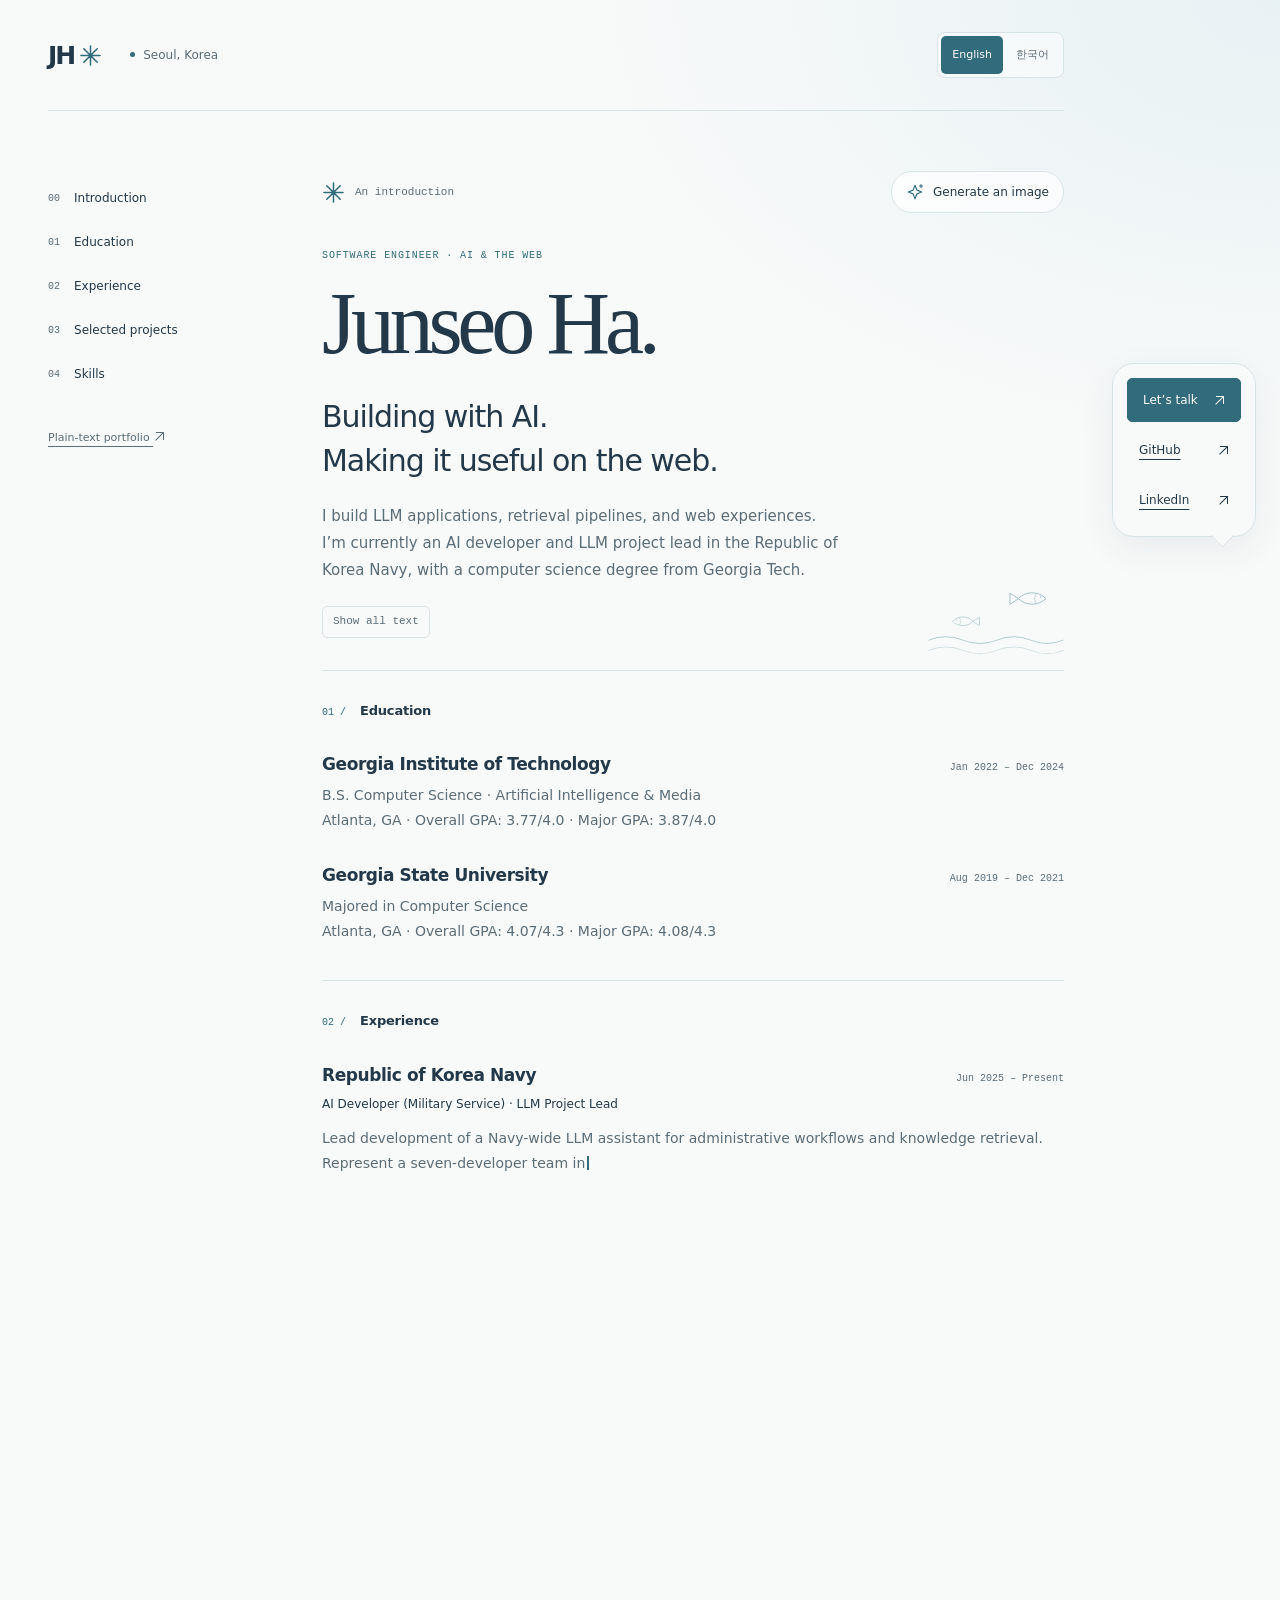
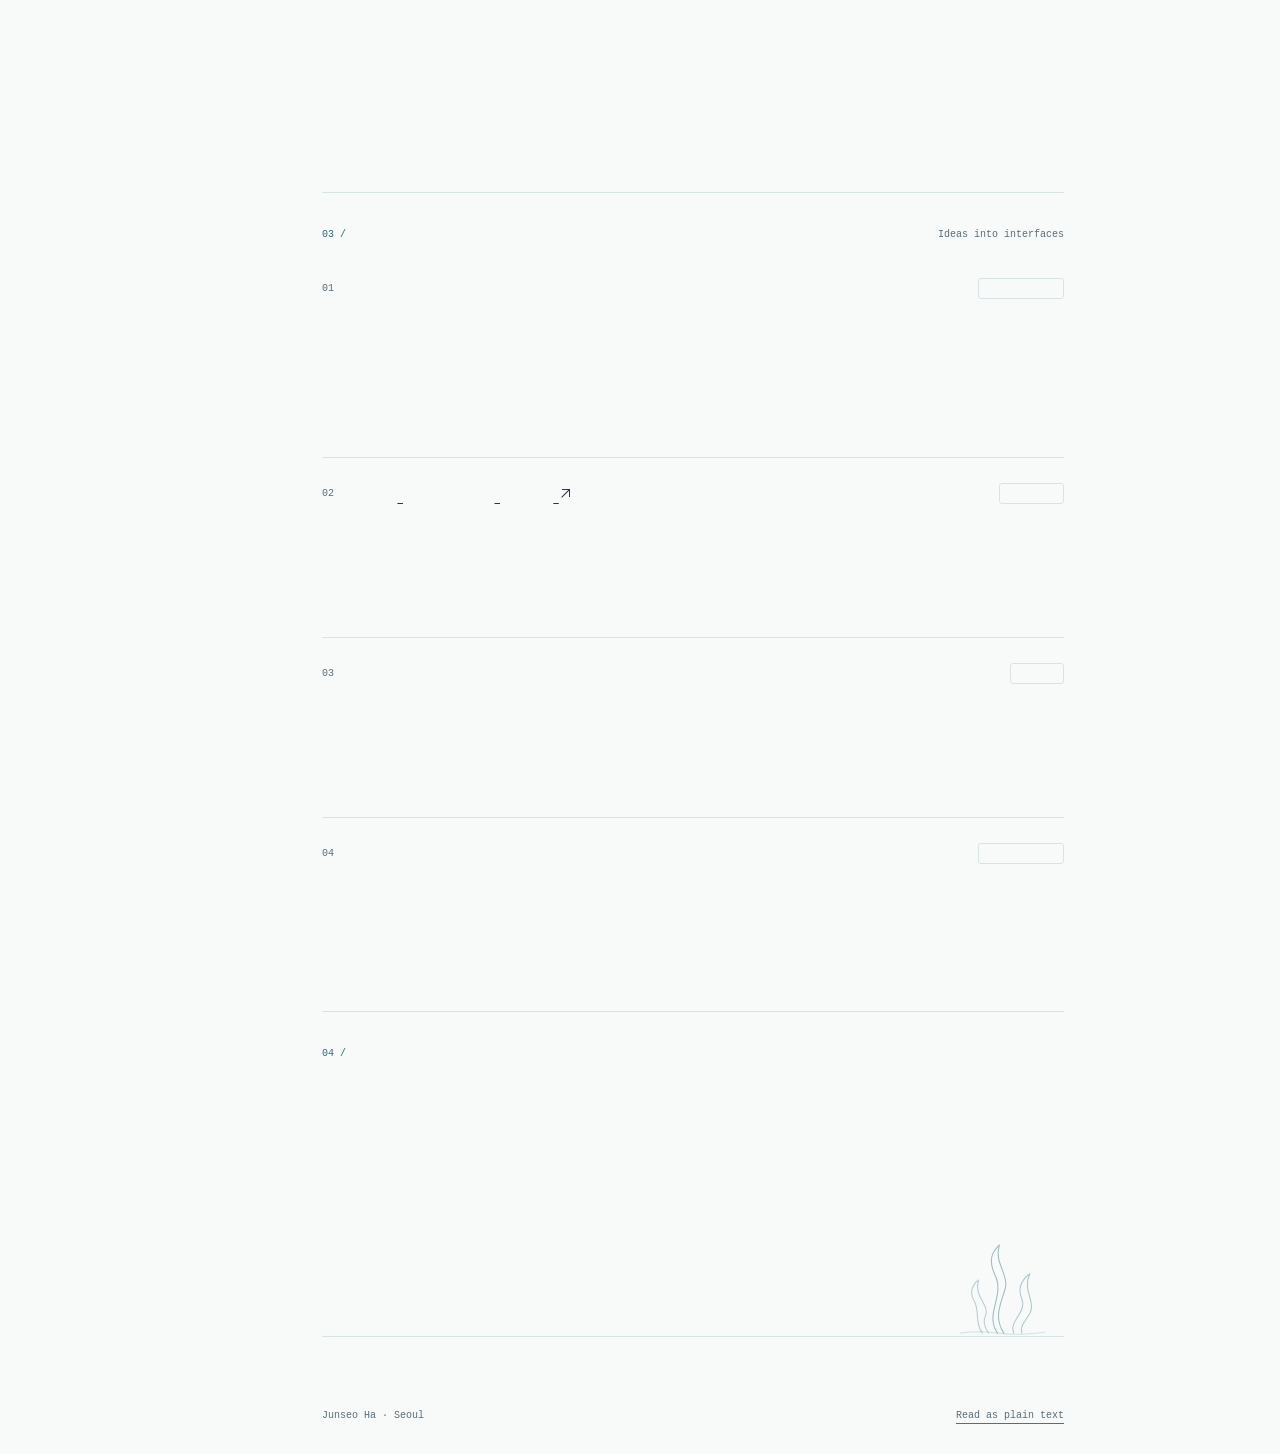
<file: index.html>
<!doctype html>
<html lang="en">
<head>
  <meta charset="utf-8">
  <meta name="viewport" content="width=device-width, initial-scale=1">
  <meta name="description" content="Junseo Ha — software engineer and LLM project lead in the Republic of Korea Navy. Building LLM applications, RAG pipelines, and web experiences. Georgia Tech CS graduate.">
  <meta name="color-scheme" content="light">
  <meta name="theme-color" content="#f8faf9">
  <meta name="robots" content="index, follow">
  <meta property="og:type" content="profile">
  <meta property="og:title" content="Junseo Ha — Software Engineer">
  <meta property="og:description" content="LLM applications, RAG pipelines, and useful web experiences. Explore Junseo Ha’s projects, Navy AI work, and engineering experience.">
  <meta property="og:url" content="https://junununseo.com/">
  <meta property="og:locale" content="en_US">
  <meta property="og:locale:alternate" content="ko_KR">
  <meta property="profile:first_name" content="Junseo">
  <meta property="profile:last_name" content="Ha">
  <link rel="canonical" href="https://junununseo.com/">
  <link rel="alternate" hreflang="en" href="https://junununseo.com/">
  <link rel="alternate" hreflang="ko" href="https://junununseo.com/ko/">
  <link rel="alternate" hreflang="x-default" href="https://junununseo.com/">
  <link rel="alternate" type="text/plain" title="Junseo Ha — plain-text portfolio" href="/portfolio.txt">
  <link rel="icon" href="/favicon.svg?v=e21d38aab2d5" type="image/svg+xml">
  <link rel="stylesheet" href="/styles.css?v=d1345d9f11ff">
  <title>Junseo Ha — Software Engineer</title>
  <script type="application/ld+json">
  {
    "@context": "https://schema.org",
    "@type": "ProfilePage",
    "inLanguage": "en",
    "@id": "https://junununseo.com/#profile",
    "url": "https://junununseo.com/",
    "name": "Junseo Ha — Software Engineer",
    "description": "Projects, engineering experience, education, and contact information for Junseo Ha.",
    "mainEntity": {
      "@type": "Person",
      "@id": "https://junununseo.com/#junseo-ha",
      "name": "Junseo Ha",
      "givenName": "Junseo",
      "familyName": "Ha",
      "jobTitle": "Software Engineer",
      "url": "https://junununseo.com/",
      "image": "https://junununseo.com/assets/junseo-ha.jpg",
      "email": "mailto:beap0301@gmail.com",
      "description": "Software engineer and LLM project lead in the Republic of Korea Navy, building LLM applications, RAG pipelines, and web experiences. Computer science graduate of Georgia Tech.",
      "worksFor": { "@type": "Organization", "name": "Republic of Korea Navy" },
      "homeLocation": { "@type": "Place", "name": "Seoul, South Korea" },
      "alumniOf": { "@type": "CollegeOrUniversity", "name": "Georgia Institute of Technology" },
      "knowsAbout": ["LLM applications", "Retrieval-augmented generation", "LLM evaluation", "Front-end development", "Python", "JavaScript", "TypeScript", "React", "Vue", "LangGraph", "LangSmith", "FastAPI", "Pydantic", "vLLM", "Qdrant", "Java", "Symbolic AI"],
      "knowsLanguage": ["Korean", "English"],
      "sameAs": ["https://github.com/jha68", "https://www.linkedin.com/in/junseo-ha-097087250/"]
    }
  }
  </script>
  <script src="/stream.js?v=4a6ccff9fcc7" defer></script>
</head>
<body>
  <a class="skip-link" href="#main">Skip to content</a>
  <div class="page">
    <header class="site-header">
      <a class="wordmark" href="/" aria-label="Junseo Ha home">JH<svg class="brand-mark" aria-hidden="true" viewBox="0 0 24 24"><path d="M12 2v20M2 12h20M5 5l14 14M5 19 19 5"/></svg></a>
      <span class="location"><span class="location-dot" aria-hidden="true"></span> Seoul, Korea</span>
      <nav class="language-switch" aria-label="Language">
        <a href="/" lang="en" hreflang="en" aria-current="page" data-language>English</a>
        <a href="/ko/" lang="ko" hreflang="ko" data-language>한국어</a>
      </nav>
    </header>

    <div class="layout">
      <aside class="sidebar" aria-label="Portfolio navigation">
        <nav aria-label="On this page">
          <a href="#about"><span class="nav-number" aria-hidden="true">00</span> Introduction</a>
          <a href="#education"><span class="nav-number" aria-hidden="true">01</span> Education</a>
          <a href="#experience"><span class="nav-number" aria-hidden="true">02</span> Experience</a>
          <a href="#projects"><span class="nav-number" aria-hidden="true">03</span> Selected projects</a>
          <a href="#skills"><span class="nav-number" aria-hidden="true">04</span> Skills</a>
        </nav>
        <a class="text-link" href="/portfolio.txt">Plain-text portfolio <span class="external-icon" aria-hidden="true"></span></a>
      </aside>

      <main id="main" tabindex="-1">
        <div class="hero" id="about">
          <div class="response-header">
            <span class="response-label"><svg class="brand-mark" aria-hidden="true" viewBox="0 0 24 24"><path d="M12 2v20M2 12h20M5 5l14 14M5 19 19 5"/></svg><span class="introduction-label">An introduction</span><span class="portrait-label">A face to the name</span></span>
          </div>
          <div class="hero-stage">
            <div class="introduction-content" id="hero-introduction">
              <p class="eyebrow" data-stream>Software engineer · AI &amp; the web</p>
              <h1 data-stream>Junseo Ha.</h1>
              <p class="intro" data-stream>Building with AI.<br>Making it useful on the web.</p>
              <p class="bio" data-stream>I build LLM applications, retrieval pipelines, and web experiences. I’m currently an AI developer and LLM project lead in the Republic of Korea Navy, with a computer science degree from Georgia Tech.</p>
            </div>
            <details class="portrait-studio" id="portrait-studio">
              <summary class="generate-image" aria-controls="hero-introduction portrait-result">
                <svg aria-hidden="true" viewBox="0 0 24 24" fill="none" stroke="currentColor" stroke-width="1.5" stroke-linecap="round" stroke-linejoin="round"><path d="m12 3 2.5 6.5L21 12l-6.5 2.5L12 21l-2.5-6.5L3 12l6.5-2.5Z"/><path d="M20 2v4M18 4h4"/></svg>
                <span class="generate-label">Generate an image</span>
                <span class="hide-image-label">Hide image</span>
              </summary>
              <div class="portrait-conversation" id="portrait-result">
                <figure class="portrait-card">
                  <div class="portrait-surface">
                    <img class="portrait-image" src="/assets/junseo-ha.jpg" alt="Junseo Ha, wearing a black shirt against a white studio background." width="1280" height="1280" loading="lazy" decoding="async">
                    <span class="portrait-progress" aria-hidden="true"><span></span><span></span><span></span></span>
                  </div>
                  <figcaption><span class="portrait-caption"><span class="portrait-status" role="status">Here's my face in case you wondered</span><span class="portrait-caption-reserve" aria-hidden="true">Here's my face in case you wondered</span></span><span class="portrait-format" aria-hidden="true">1:1</span></figcaption>
                </figure>
                <p class="portrait-note">An actual photo of me. The reveal is just for fun.</p>
              </div>
            </details>
          </div>
          <nav class="contact-links" aria-label="Contact and profiles">
            <a class="primary-link" href="mailto:beap0301@gmail.com">Let’s talk <span class="external-icon" aria-hidden="true"></span></a>
            <a href="https://github.com/jha68">GitHub <span class="external-icon" aria-hidden="true"></span></a>
            <a href="https://www.linkedin.com/in/junseo-ha-097087250/">LinkedIn <span class="external-icon" aria-hidden="true"></span></a>
          </nav>
          <button class="stream-toggle" id="stream-toggle" type="button" hidden>Show all text</button>
          <svg class="ocean-mark" viewBox="0 0 160 80" fill="none" stroke="currentColor" stroke-width="1.2" stroke-linecap="round" stroke-linejoin="round" aria-hidden="true" focusable="false">
            <g transform="translate(92 1) scale(.9)">
              <path d="M16 10C25 0 42 0 52 10C42 20 25 20 16 10ZM16 10 5 3v14Z" />
              <path d="M39 4q-4 6 0 12" opacity=".65" />
              <circle cx="45" cy="8" r=".9" fill="currentColor" stroke="none" />
            </g>
            <g transform="translate(64 30) scale(-.68 .68)" opacity=".8">
              <path d="M16 10C25 0 42 0 52 10C42 20 25 20 16 10ZM16 10 5 3v14Z" />
              <path d="M39 4q-4 6 0 12" opacity=".65" />
              <circle cx="45" cy="8" r=".9" fill="currentColor" stroke="none" />
            </g>
            <path d="M1 59 Q21 51 41 59 T81 59 T121 59 T159 59" opacity=".75" />
            <path d="M1 71 Q21 63 41 71 T81 71 T121 71 T159 71" opacity=".4" />
          </svg>
        </div>

        <section class="education" id="education" aria-labelledby="education-title">
          <div class="section-heading">
            <span class="section-number" aria-hidden="true">01 /</span>
            <h2 id="education-title" data-stream>Education</h2>
          </div>
          <div class="job-heading">
            <h3 data-stream>Georgia Institute of Technology</h3>
            <span class="date" data-stream><time datetime="2022-01">Jan 2022</time> – <time datetime="2024-12">Dec 2024</time></span>
          </div>
          <p data-stream>B.S. Computer Science · Artificial Intelligence &amp; Media</p>
          <p data-stream>Atlanta, GA · Overall GPA: 3.77/4.0 · Major GPA: 3.87/4.0</p>
          <div class="job-heading">
            <h3 data-stream>Georgia State University</h3>
            <span class="date" data-stream><time datetime="2019-08">Aug 2019</time> – <time datetime="2021-12">Dec 2021</time></span>
          </div>
          <p data-stream>Majored in Computer Science</p>
          <p data-stream>Atlanta, GA · Overall GPA: 4.07/4.3 · Major GPA: 4.08/4.3</p>
        </section>

        <section id="experience" aria-labelledby="experience-title">
          <div class="section-heading">
            <span class="section-number" aria-hidden="true">02 /</span>
            <h2 id="experience-title" data-stream>Experience</h2>
          </div>
          <article class="job">
            <div class="job-heading">
              <h3 data-stream>Republic of Korea Navy</h3>
              <span class="date" data-stream><time datetime="2025-06">Jun 2025</time> – Present</span>
            </div>
            <p class="role" data-stream>AI Developer (Military Service) · LLM Project Lead</p>
            <p data-stream>Lead development of a Navy-wide LLM assistant for administrative workflows and knowledge retrieval. Represent a seven-developer team in meetings with Navy generals and senior leadership to propose technical designs, development plans, and project direction.</p>
            <p data-stream>Established Open WebUI and context-aware LLM pipelines. Built an intelligent RAG router and selective policy injection to reduce unnecessary context use, plus a military terminology module for document comprehension and drafting. Implemented image search and MMR retrieval to reduce redundant chunks and improve retrieval diversity and relevance.</p>
            <p class="tech" data-stream>Open WebUI · RAG · Maximal Marginal Relevance (MMR)</p>
          </article>
          <article class="job">
            <div class="job-heading">
              <h3 data-stream>Aimgonna</h3>
              <span class="date" data-stream><time datetime="2025-01">Jan</time> – <time datetime="2025-06">Jun 2025</time></span>
            </div>
            <p class="role" data-stream>LLM &amp; Front-end Engineer</p>
            <p data-stream>Built automated LLM evaluations for query routing and supplement recommendations. Added a general-answer branch, refined prompts, and expanded RAG with web-search context, raising routing accuracy from 70% to 92% and category-match scores from 38% to 52%. Shipped Health Profile, a dashboard with card-based UI and modal editors for 10 health data types.</p>
            <p class="tech" data-stream>LangGraph · LangSmith · React</p>
          </article>
          <article class="job">
            <div class="job-heading">
              <h3 data-stream>NextIts</h3>
              <span class="date" data-stream><time datetime="2023-05">May</time> – <time datetime="2023-08">Aug 2023</time></span>
            </div>
            <p class="role" data-stream>Intern</p>
            <p data-stream>Developed announcements, customer support, and login features for the Gong Chal System (GCS), a public bidding platform specializing in insurance offers. Collaborated with the team to improve its UI and UX.</p>
            <p class="tech" data-stream>JavaScript · MySQL · HTML</p>
          </article>
        </section>

        <section id="projects" aria-labelledby="projects-title">
          <div class="section-heading">
            <span class="section-number" aria-hidden="true">03 /</span>
            <h2 id="projects-title" data-stream>Selected projects</h2>
            <span class="section-note">Ideas into interfaces</span>
          </div>
          <article class="project">
            <span class="project-index" aria-hidden="true">01</span>
            <div>
              <h3 data-stream>Anchorive</h3>
              <p data-stream>Built multi-stage review workflows and benchmarked 20+ open-source LLMs. Designed a LangGraph workflow for structured handover documents with source traceability and schema validation. Specified human review and scoped revisions with patch validation, preservation of user edits, and versioned history.</p>
              <p class="tech" data-stream>Python · FastAPI · OpenRouter · Pydantic · LangGraph</p>
            </div>
            <span class="project-kind" data-stream>LLM workflows</span>
          </article>
          <article class="project">
            <span class="project-index" aria-hidden="true">02</span>
            <div>
              <h3 data-stream><a href="https://github.com/jha68/KBAI-to-ARC" aria-label="ARC reasoning agent GitHub repository">ARC reasoning agent <span class="external-icon" aria-hidden="true"></span></a></h3>
              <p data-stream>A knowledge-based AI framework using symbolic reasoning and rules to solve abstract visual tasks in the ARC Prize Challenge. Achieved the highest score in class, 3× the second-highest score.</p>
              <p class="tech" data-stream>Python · Symbolic AI</p>
            </div>
            <span class="project-kind" data-stream>Reasoning</span>
          </article>
          <article class="project">
            <span class="project-index" aria-hidden="true">03</span>
            <div>
              <h3 data-stream>TerraVision</h3>
              <p data-stream>A geothermal power data visualization with hexagonal mapping, color and opacity controls, plant features, and bookmarks. Owned all front-end development, including map interactions and CSS.</p>
              <p class="tech" data-stream>Vue · JavaScript · Data visualization</p>
            </div>
            <span class="project-kind" data-stream>Mapping</span>
          </article>
          <article class="project">
            <span class="project-index" aria-hidden="true">04</span>
            <div>
              <h3 data-stream>New York Taxi Data Analysis</h3>
              <p data-stream>Analyzed NYC TLC trip records and tuned a linear regression model’s hyperparameters to improve predictive accuracy. Compared performance metrics to identify the best configurations.</p>
              <p class="tech" data-stream>Python · Linear regression</p>
            </div>
            <span class="project-kind" data-stream>Data analysis</span>
          </article>
        </section>

        <section class="skills" id="skills" aria-labelledby="skills-title">
          <div class="section-heading">
            <span class="section-number" aria-hidden="true">04 /</span>
            <h2 id="skills-title" data-stream>Skills</h2>
          </div>
          <p data-stream><strong>Programming:</strong> Java, Python, C, C#, JavaScript, TypeScript</p>
          <p data-stream><strong>Frameworks &amp; libraries:</strong> Vue, React, LangGraph, LangSmith, FastAPI, Pydantic, vLLM</p>
          <p data-stream><strong>Databases &amp; tools:</strong> MySQL, PostgreSQL, Qdrant, HTML, CSS, Unity, Android Studio, Git, Docker</p>
          <p data-stream><strong>Languages:</strong> Korean (native), English (professional)</p>
          <svg class="seaweed-mark" viewBox="0 0 120 104" fill="none" stroke="currentColor" stroke-width="1.2" stroke-linecap="round" stroke-linejoin="round" aria-hidden="true" focusable="false">
            <path d="M38 101C29 88 36 78 29 65C24 57 26 48 34 42C28 60 46 69 42 81C37 90 43 98 45 101" opacity=".7" />
            <path d="M55 101C40 79 64 60 52 36C45 21 48 12 57 3C51 23 67 35 64 50C59 69 50 82 62 101" />
            <path d="M73 101C67 88 88 78 82 63C78 53 80 43 91 35C82 53 98 66 91 79C84 91 80 93 82 101" opacity=".8" />
            <path d="M14 101Q34 98 55 101T107 100" opacity=".4" />
          </svg>
        </section>

        <footer>
          <div class="footer-note"><span>Junseo Ha · Seoul</span><a href="/portfolio.txt">Read as plain text</a></div>
        </footer>
      </main>
    </div>
  </div>
</body>
</html>
</file>
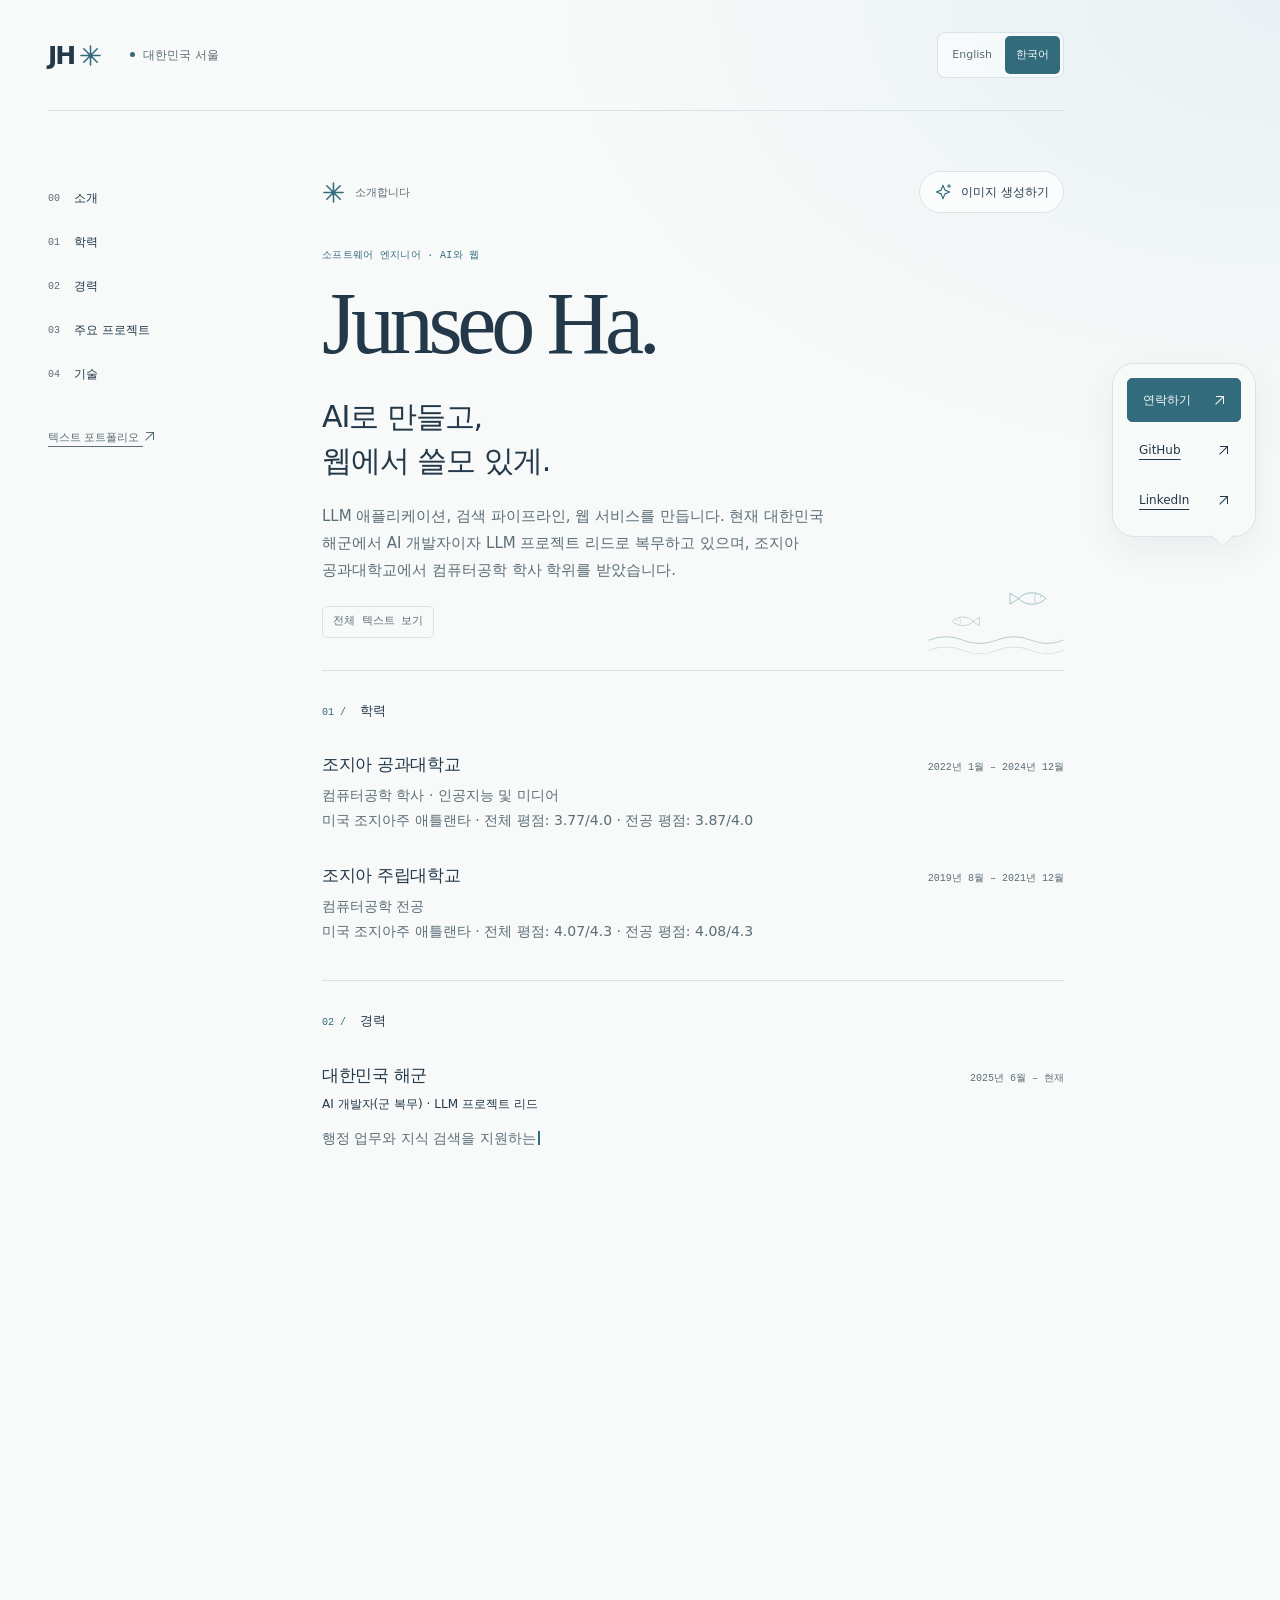
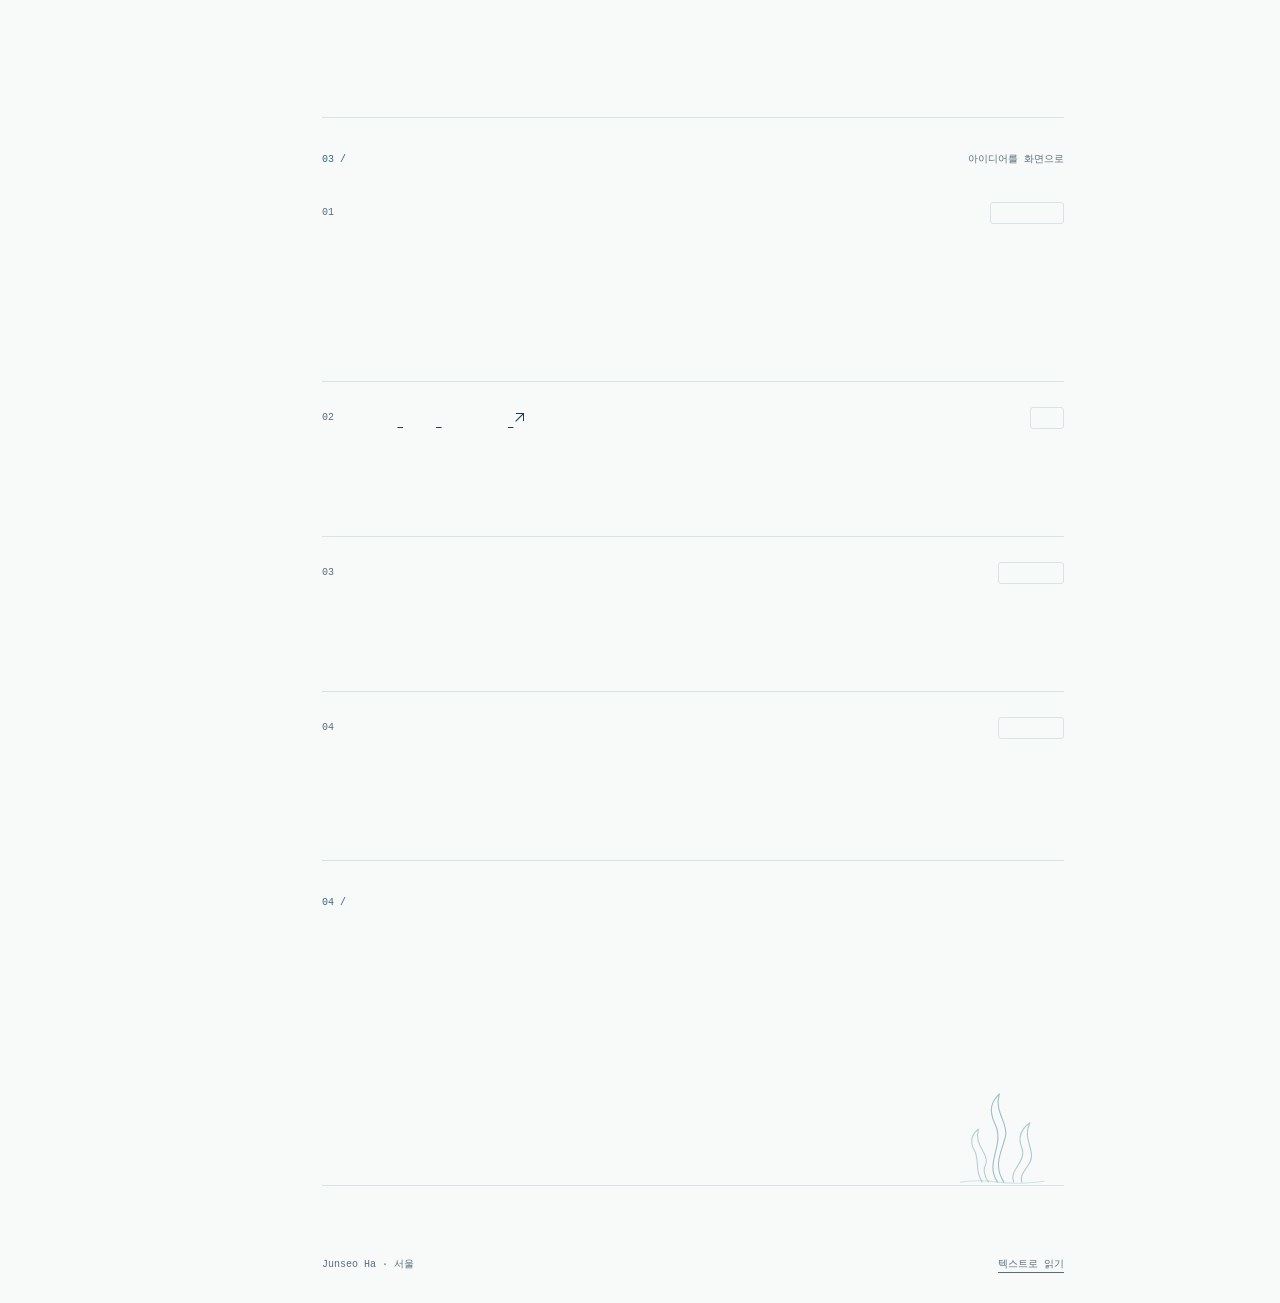
<file: ko/index.html>
<!doctype html>
<html lang="ko">
<head>
  <meta charset="utf-8">
  <meta name="viewport" content="width=device-width, initial-scale=1">
  <meta name="description" content="Junseo Ha — 대한민국 해군에서 LLM 프로젝트를 이끄는 소프트웨어 엔지니어. LLM 애플리케이션, RAG 파이프라인, 웹 서비스를 만듭니다. 조지아 공과대학교 컴퓨터공학 학사.">
  <meta name="color-scheme" content="light">
  <meta name="theme-color" content="#f8faf9">
  <meta name="robots" content="index, follow">
  <meta property="og:type" content="profile">
  <meta property="og:title" content="Junseo Ha — 소프트웨어 엔지니어">
  <meta property="og:description" content="LLM 애플리케이션, RAG 파이프라인, 실용적인 웹 서비스. Junseo Ha의 프로젝트와 해군 AI 개발 경험을 소개합니다.">
  <meta property="og:url" content="https://junununseo.com/ko/">
  <meta property="og:locale" content="ko_KR">
  <meta property="og:locale:alternate" content="en_US">
  <meta property="profile:first_name" content="Junseo">
  <meta property="profile:last_name" content="Ha">
  <link rel="canonical" href="https://junununseo.com/ko/">
  <link rel="alternate" hreflang="en" href="https://junununseo.com/">
  <link rel="alternate" hreflang="ko" href="https://junununseo.com/ko/">
  <link rel="alternate" hreflang="x-default" href="https://junununseo.com/">
  <link rel="alternate" type="text/plain" title="Junseo Ha — 텍스트 포트폴리오" href="/ko/portfolio.txt">
  <link rel="icon" href="/favicon.svg?v=e21d38aab2d5" type="image/svg+xml">
  <link rel="stylesheet" href="/styles.css?v=d1345d9f11ff">
  <title>Junseo Ha — 소프트웨어 엔지니어</title>
  <script type="application/ld+json">
  {
    "@context": "https://schema.org",
    "@type": "ProfilePage",
    "inLanguage": "ko",
    "@id": "https://junununseo.com/ko/#profile",
    "url": "https://junununseo.com/ko/",
    "name": "Junseo Ha — 소프트웨어 엔지니어",
    "description": "Junseo Ha의 프로젝트, 개발 경력, 학력 및 연락처를 소개합니다.",
    "mainEntity": {
      "@type": "Person",
      "@id": "https://junununseo.com/#junseo-ha",
      "name": "Junseo Ha",
      "givenName": "Junseo",
      "familyName": "Ha",
      "jobTitle": "소프트웨어 엔지니어",
      "url": "https://junununseo.com/",
      "image": "https://junununseo.com/assets/junseo-ha.jpg",
      "email": "mailto:beap0301@gmail.com",
      "description": "대한민국 해군에서 LLM 프로젝트를 이끄는 소프트웨어 엔지니어. LLM 애플리케이션, RAG 파이프라인, 웹 서비스를 개발하며, 조지아 공과대학교에서 컴퓨터공학 학사 학위를 받았습니다.",
      "worksFor": { "@type": "Organization", "name": "대한민국 해군" },
      "homeLocation": { "@type": "Place", "name": "대한민국 서울" },
      "alumniOf": { "@type": "CollegeOrUniversity", "name": "조지아 공과대학교" },
      "knowsAbout": ["LLM 애플리케이션", "검색 증강 생성", "LLM 평가", "프런트엔드 개발", "Python", "JavaScript", "TypeScript", "React", "Vue", "LangGraph", "LangSmith", "FastAPI", "Pydantic", "vLLM", "Qdrant", "Java", "기호 기반 AI"],
      "knowsLanguage": ["Korean", "English"],
      "sameAs": ["https://github.com/jha68", "https://www.linkedin.com/in/junseo-ha-097087250/"]
    }
  }
  </script>
  <script src="/stream.js?v=4a6ccff9fcc7" defer></script>
</head>
<body>
  <a class="skip-link" href="#main">본문으로 건너뛰기</a>
  <div class="page">
    <header class="site-header">
      <a class="wordmark" href="/ko/" aria-label="Junseo Ha 홈">JH<svg class="brand-mark" aria-hidden="true" viewBox="0 0 24 24"><path d="M12 2v20M2 12h20M5 5l14 14M5 19 19 5"/></svg></a>
      <span class="location"><span class="location-dot" aria-hidden="true"></span> 대한민국 서울</span>
      <nav class="language-switch" aria-label="언어 선택">
        <a href="/" lang="en" hreflang="en" data-language>English</a>
        <a href="/ko/" lang="ko" hreflang="ko" aria-current="page" data-language>한국어</a>
      </nav>
    </header>

    <div class="layout">
      <aside class="sidebar" aria-label="포트폴리오 탐색">
        <nav aria-label="페이지 목차">
          <a href="#about"><span class="nav-number" aria-hidden="true">00</span> 소개</a>
          <a href="#education"><span class="nav-number" aria-hidden="true">01</span> 학력</a>
          <a href="#experience"><span class="nav-number" aria-hidden="true">02</span> 경력</a>
          <a href="#projects"><span class="nav-number" aria-hidden="true">03</span> 주요 프로젝트</a>
          <a href="#skills"><span class="nav-number" aria-hidden="true">04</span> 기술</a>
        </nav>
        <a class="text-link" href="/ko/portfolio.txt">텍스트 포트폴리오 <span class="external-icon" aria-hidden="true"></span></a>
      </aside>

      <main id="main" tabindex="-1">
        <div class="hero" id="about">
          <div class="response-header">
            <span class="response-label"><svg class="brand-mark" aria-hidden="true" viewBox="0 0 24 24"><path d="M12 2v20M2 12h20M5 5l14 14M5 19 19 5"/></svg><span class="introduction-label">소개합니다</span><span class="portrait-label">제 얼굴을 소개합니다</span></span>
          </div>
          <div class="hero-stage">
            <div class="introduction-content" id="hero-introduction">
              <p class="eyebrow" data-stream>소프트웨어 엔지니어 · AI와 웹</p>
              <h1 data-stream>Junseo Ha.</h1>
              <p class="intro" data-stream>AI로 만들고,<br>웹에서 쓸모 있게.</p>
              <p class="bio" data-stream>LLM 애플리케이션, 검색 파이프라인, 웹 서비스를 만듭니다. 현재 대한민국 해군에서 AI 개발자이자 LLM 프로젝트 리드로 복무하고 있으며, 조지아 공과대학교에서 컴퓨터공학 학사 학위를 받았습니다.</p>
            </div>
            <details class="portrait-studio" id="portrait-studio">
              <summary class="generate-image" aria-controls="hero-introduction portrait-result">
                <svg aria-hidden="true" viewBox="0 0 24 24" fill="none" stroke="currentColor" stroke-width="1.5" stroke-linecap="round" stroke-linejoin="round"><path d="m12 3 2.5 6.5L21 12l-6.5 2.5L12 21l-2.5-6.5L3 12l6.5-2.5Z"/><path d="M20 2v4M18 4h4"/></svg>
                <span class="generate-label">이미지 생성하기</span>
                <span class="hide-image-label">이미지 닫기</span>
              </summary>
              <div class="portrait-conversation" id="portrait-result">
                <figure class="portrait-card">
                  <div class="portrait-surface">
                    <img class="portrait-image" src="/assets/junseo-ha.jpg" alt="흰색 스튜디오 배경에서 검은색 셔츠를 입은 Junseo Ha." width="1280" height="1280" loading="lazy" decoding="async">
                    <span class="portrait-progress" aria-hidden="true"><span></span><span></span><span></span></span>
                  </div>
                  <figcaption><span class="portrait-caption"><span class="portrait-status" role="status">궁금하실까 봐 제 얼굴도 보여드려요</span><span class="portrait-caption-reserve" aria-hidden="true">궁금하실까 봐 제 얼굴도 보여드려요</span></span><span class="portrait-format" aria-hidden="true">1:1</span></figcaption>
                </figure>
                <p class="portrait-note">실제 제 사진입니다. 재미있는 연출로 소개해 봤어요.</p>
              </div>
            </details>
          </div>
          <nav class="contact-links" aria-label="연락처 및 프로필">
            <a class="primary-link" href="mailto:beap0301@gmail.com">연락하기 <span class="external-icon" aria-hidden="true"></span></a>
            <a href="https://github.com/jha68">GitHub <span class="external-icon" aria-hidden="true"></span></a>
            <a href="https://www.linkedin.com/in/junseo-ha-097087250/">LinkedIn <span class="external-icon" aria-hidden="true"></span></a>
          </nav>
          <button class="stream-toggle" id="stream-toggle" type="button" hidden>전체 텍스트 보기</button>
          <svg class="ocean-mark" viewBox="0 0 160 80" fill="none" stroke="currentColor" stroke-width="1.2" stroke-linecap="round" stroke-linejoin="round" aria-hidden="true" focusable="false">
            <g transform="translate(92 1) scale(.9)">
              <path d="M16 10C25 0 42 0 52 10C42 20 25 20 16 10ZM16 10 5 3v14Z" />
              <path d="M39 4q-4 6 0 12" opacity=".65" />
              <circle cx="45" cy="8" r=".9" fill="currentColor" stroke="none" />
            </g>
            <g transform="translate(64 30) scale(-.68 .68)" opacity=".8">
              <path d="M16 10C25 0 42 0 52 10C42 20 25 20 16 10ZM16 10 5 3v14Z" />
              <path d="M39 4q-4 6 0 12" opacity=".65" />
              <circle cx="45" cy="8" r=".9" fill="currentColor" stroke="none" />
            </g>
            <path d="M1 59 Q21 51 41 59 T81 59 T121 59 T159 59" opacity=".75" />
            <path d="M1 71 Q21 63 41 71 T81 71 T121 71 T159 71" opacity=".4" />
          </svg>
        </div>

        <section class="education" id="education" aria-labelledby="education-title">
          <div class="section-heading">
            <span class="section-number" aria-hidden="true">01 /</span>
            <h2 id="education-title" data-stream>학력</h2>
          </div>
          <div class="job-heading">
            <h3 data-stream>조지아 공과대학교</h3>
            <span class="date" data-stream><time datetime="2022-01">2022년 1월</time> – <time datetime="2024-12">2024년 12월</time></span>
          </div>
          <p data-stream>컴퓨터공학 학사 · 인공지능 및 미디어</p>
          <p data-stream>미국 조지아주 애틀랜타 · 전체 평점: 3.77/4.0 · 전공 평점: 3.87/4.0</p>
          <div class="job-heading">
            <h3 data-stream>조지아 주립대학교</h3>
            <span class="date" data-stream><time datetime="2019-08">2019년 8월</time> – <time datetime="2021-12">2021년 12월</time></span>
          </div>
          <p data-stream>컴퓨터공학 전공</p>
          <p data-stream>미국 조지아주 애틀랜타 · 전체 평점: 4.07/4.3 · 전공 평점: 4.08/4.3</p>
        </section>

        <section id="experience" aria-labelledby="experience-title">
          <div class="section-heading">
            <span class="section-number" aria-hidden="true">02 /</span>
            <h2 id="experience-title" data-stream>경력</h2>
          </div>
          <article class="job">
            <div class="job-heading">
              <h3 data-stream>대한민국 해군</h3>
              <span class="date" data-stream><time datetime="2025-06">2025년 6월</time> – 현재</span>
            </div>
            <p class="role" data-stream>AI 개발자(군 복무) · LLM 프로젝트 리드</p>
            <p data-stream>행정 업무와 지식 검색을 지원하는 해군 전군용 LLM 어시스턴트 개발을 이끌고 있습니다. 개발자 7명으로 구성된 팀을 대표해 해군 장성 및 고위 지휘부와의 회의에서 기술 설계, 개발 계획, 프로젝트 방향을 제안합니다.</p>
            <p data-stream>Open WebUI와 맥락을 고려하는 LLM 파이프라인을 구축했습니다. 지능형 RAG 라우터와 선택적 정책 주입으로 불필요한 컨텍스트 사용을 줄이고, 문서 이해와 작성을 돕는 군사 용어 모듈을 개발했습니다. 이미지 검색과 MMR 검색을 구현해 중복 청크를 줄이고 검색 결과의 다양성과 관련성을 높였습니다.</p>
            <p class="tech" data-stream>Open WebUI · RAG · 최대 한계 관련성(MMR)</p>
          </article>
          <article class="job">
            <div class="job-heading">
              <h3 data-stream>Aimgonna</h3>
              <span class="date" data-stream><time datetime="2025-01">2025년 1월</time> – <time datetime="2025-06">2025년 6월</time></span>
            </div>
            <p class="role" data-stream>LLM 및 프런트엔드 엔지니어</p>
            <p data-stream>질의 라우팅과 영양제 추천을 위한 LLM 자동 평가를 구축했습니다. 일반 답변 분기를 추가하고 프롬프트를 개선했으며, 웹 검색 결과를 RAG에 반영해 라우팅 정확도를 70%에서 92%로, 카테고리 일치 점수를 38%에서 52%로 높였습니다. 10가지 건강 데이터 유형을 카드 UI와 모달 편집기로 관리하는 Health Profile 대시보드를 출시했습니다.</p>
            <p class="tech" data-stream>LangGraph · LangSmith · React</p>
          </article>
          <article class="job">
            <div class="job-heading">
              <h3 data-stream>NextIts</h3>
              <span class="date" data-stream><time datetime="2023-05">2023년 5월</time> – <time datetime="2023-08">2023년 8월</time></span>
            </div>
            <p class="role" data-stream>인턴</p>
            <p data-stream>보험 입찰에 특화된 공공 입찰 플랫폼 Gong Chal System(GCS)의 공지사항, 고객 지원, 로그인 기능을 개발했습니다. 팀과 협업해 UI와 UX를 개선했습니다.</p>
            <p class="tech" data-stream>JavaScript · MySQL · HTML</p>
          </article>
        </section>

        <section id="projects" aria-labelledby="projects-title">
          <div class="section-heading">
            <span class="section-number" aria-hidden="true">03 /</span>
            <h2 id="projects-title" data-stream>주요 프로젝트</h2>
            <span class="section-note">아이디어를 화면으로</span>
          </div>
          <article class="project">
            <span class="project-index" aria-hidden="true">01</span>
            <div>
              <h3 data-stream>Anchorive</h3>
              <p data-stream>여러 단계로 구성된 검토 워크플로를 구축하고 오픈소스 LLM 20개 이상을 벤치마크했습니다. 출처 추적과 스키마 검증을 지원하는 구조화된 인수인계 문서용 LangGraph 워크플로를 설계했습니다. 패치 검증, 사용자 수정 보존, 버전 이력을 바탕으로 사람이 검토하고 지정된 범위만 수정하는 절차를 정의했습니다.</p>
              <p class="tech" data-stream>Python · FastAPI · OpenRouter · Pydantic · LangGraph</p>
            </div>
            <span class="project-kind" data-stream>LLM 워크플로</span>
          </article>
          <article class="project">
            <span class="project-index" aria-hidden="true">02</span>
            <div>
              <h3 data-stream><a href="https://github.com/jha68/KBAI-to-ARC" aria-label="ARC 추론 에이전트 GitHub 저장소">ARC 추론 에이전트 <span class="external-icon" aria-hidden="true"></span></a></h3>
              <p data-stream>기호 추론과 규칙을 활용해 ARC Prize Challenge의 추상적 시각 문제를 해결하는 지식 기반 AI 프레임워크입니다. 수업에서 2위의 3배에 해당하는 최고 점수를 달성했습니다.</p>
              <p class="tech" data-stream>Python · 기호 기반 AI</p>
            </div>
            <span class="project-kind" data-stream>추론</span>
          </article>
          <article class="project">
            <span class="project-index" aria-hidden="true">03</span>
            <div>
              <h3 data-stream>TerraVision</h3>
              <p data-stream>육각형 지도, 색상·투명도 조절, 발전소 정보, 북마크를 제공하는 지열 발전 데이터 시각화 프로젝트입니다. 지도 상호작용과 CSS를 포함한 프런트엔드 개발 전반을 담당했습니다.</p>
              <p class="tech" data-stream>Vue · JavaScript · 데이터 시각화</p>
            </div>
            <span class="project-kind" data-stream>지도 시각화</span>
          </article>
          <article class="project">
            <span class="project-index" aria-hidden="true">04</span>
            <div>
              <h3 data-stream>뉴욕 택시 데이터 분석</h3>
              <p data-stream>뉴욕시 TLC의 택시 운행 기록을 분석하고 선형 회귀 모델의 하이퍼파라미터를 조정해 예측 정확도를 개선했습니다. 성능 지표를 비교해 최적의 설정을 도출했습니다.</p>
              <p class="tech" data-stream>Python · 선형 회귀</p>
            </div>
            <span class="project-kind" data-stream>데이터 분석</span>
          </article>
        </section>

        <section class="skills" id="skills" aria-labelledby="skills-title">
          <div class="section-heading">
            <span class="section-number" aria-hidden="true">04 /</span>
            <h2 id="skills-title" data-stream>기술</h2>
          </div>
          <p data-stream><strong>프로그래밍:</strong> Java, Python, C, C#, JavaScript, TypeScript</p>
          <p data-stream><strong>프레임워크 및 라이브러리:</strong> Vue, React, LangGraph, LangSmith, FastAPI, Pydantic, vLLM</p>
          <p data-stream><strong>데이터베이스 및 도구:</strong> MySQL, PostgreSQL, Qdrant, HTML, CSS, Unity, Android Studio, Git, Docker</p>
          <p data-stream><strong>사용 언어:</strong> 한국어(모국어), 영어(업무 가능)</p>
          <svg class="seaweed-mark" viewBox="0 0 120 104" fill="none" stroke="currentColor" stroke-width="1.2" stroke-linecap="round" stroke-linejoin="round" aria-hidden="true" focusable="false">
            <path d="M38 101C29 88 36 78 29 65C24 57 26 48 34 42C28 60 46 69 42 81C37 90 43 98 45 101" opacity=".7" />
            <path d="M55 101C40 79 64 60 52 36C45 21 48 12 57 3C51 23 67 35 64 50C59 69 50 82 62 101" />
            <path d="M73 101C67 88 88 78 82 63C78 53 80 43 91 35C82 53 98 66 91 79C84 91 80 93 82 101" opacity=".8" />
            <path d="M14 101Q34 98 55 101T107 100" opacity=".4" />
          </svg>
        </section>

        <footer>
          <div class="footer-note"><span>Junseo Ha · 서울</span><a href="/ko/portfolio.txt">텍스트로 읽기</a></div>
        </footer>
      </main>
    </div>
  </div>
</body>
</html>
</file>
<file: styles.css>
:root {
  color-scheme: light;
  --paper: #f8faf9;
  --ink: #233849;
  --muted: #5b6d77;
  --line: #d8e3e6;
  --accent: #326b7b;
  --tint: #eaf2f4;
  --sea: #6e9ba7;
  --mono: ui-monospace, SFMono-Regular, Consolas, monospace;
}

* { box-sizing: border-box; }
html { scroll-behavior: smooth; scroll-padding-top: 32px; }
body {
  margin: 0;
  background: radial-gradient(ellipse 720px 460px at 100% 0, #e8f1f4, transparent), var(--paper);
  color: var(--ink);
  font: 16px/1.7 system-ui, -apple-system, BlinkMacSystemFont, "Segoe UI", sans-serif;
  -webkit-font-smoothing: antialiased;
}
::selection { background: #dbe9ee; color: var(--ink); }
a { color: inherit; text-decoration-thickness: 1px; text-underline-offset: 5px; }
a:hover { color: var(--accent); }
a:focus-visible, button:focus-visible { outline: 2px solid var(--accent); outline-offset: 5px; border-radius: 2px; }
button { font: inherit; }
[hidden] { display: none !important; }
.skip-link { position: absolute; z-index: 2; top: -80px; left: 20px; padding: 8px 14px; background: var(--ink); color: var(--paper); }
.skip-link:focus { top: 16px; }
.page { width: min(100% - 96px, 1100px); margin-inline: auto; }
.site-header { display: flex; align-items: center; gap: 28px; padding: 32px 0; border-bottom: 1px solid var(--line); font-size: 12px; }
.wordmark { display: flex; align-items: center; gap: 5px; text-decoration: none; font-size: 25px; font-weight: 650; letter-spacing: -.08em; line-height: 1; }
.brand-mark { flex: none; width: 23px; height: 23px; color: var(--accent); fill: none; stroke: currentColor; stroke-width: 1.6; stroke-linecap: round; }
.external-icon { display: inline-block; position: relative; width: 10px; height: 10px; margin-left: 2px; color: inherit; }
.external-icon::before { content: ""; position: absolute; top: 1px; right: 1px; width: 7px; height: 7px; border-top: 1px solid currentColor; border-right: 1px solid currentColor; }
.external-icon::after { content: ""; position: absolute; top: 5px; right: 0; width: 11px; border-top: 1px solid currentColor; transform: rotate(-45deg); }
.location { display: flex; align-items: center; gap: 8px; color: var(--muted); white-space: nowrap; }
.location-dot { width: 5px; height: 5px; border-radius: 50%; background: var(--accent); }
.language-switch { display: flex; flex: none; gap: 2px; margin-left: auto; padding: 3px; border: 1px solid var(--line); border-radius: 8px; background: #ffffff80; }
.language-switch a { display: flex; align-items: center; justify-content: center; min-height: 38px; padding: 5px 11px; border-radius: 5px; color: var(--muted); font-size: 11px; line-height: 1.5; text-decoration: none; white-space: nowrap; }
.language-switch a:hover { color: var(--accent); background: var(--tint); }
.language-switch a[aria-current="page"] { background: var(--accent); color: var(--paper); }
html:lang(ko) body { word-break: keep-all; overflow-wrap: break-word; }
html:lang(ko) .eyebrow { letter-spacing: .03em; }
html:lang(ko) .response-header { padding-right: 150px; }
.layout { display: grid; grid-template-columns: 210px minmax(0, 1fr); gap: 64px; }
.sidebar { align-self: start; position: sticky; top: 40px; padding-top: 68px; font-size: 12px; }
.sidebar nav { display: grid; gap: 6px; }
.sidebar nav a { display: flex; gap: 14px; align-items: center; width: fit-content; min-height: 38px; text-decoration: none; }
.nav-number { color: var(--muted); font: 10px var(--mono); }
.sidebar nav a:hover .nav-number { color: var(--accent); }
.text-link { display: inline-block; margin-top: 36px; color: var(--muted); font-size: 11px; }
main { min-width: 0; }
.hero { --hero-top: 60px; position: relative; padding: var(--hero-top) 0 32px; }
/* The fish overlap the replay row; reserve their height when replay is hidden. */
.hero:has(> .stream-toggle[hidden]) { padding-bottom: 80px; }
.hero-stage { display: grid; }
.introduction-content, .portrait-studio { grid-area: 1 / 1; min-width: 0; align-self: start; }
.introduction-content { opacity: 1; visibility: visible; transition: opacity .22s ease, filter .22s ease, transform .22s ease, visibility 0s; }
.hero-stage:has(> .portrait-studio[open]) > .introduction-content { opacity: 0; visibility: hidden; filter: blur(5px); transform: translateY(-6px); pointer-events: none; transition: opacity .22s ease, filter .22s ease, transform .22s ease, visibility 0s .22s; }
.portrait-label, .hero:has(.portrait-studio[open]) .introduction-label { display: none; }
.hero:has(.portrait-studio[open]) .portrait-label { display: inline; }
.ocean-mark, .seaweed-mark { color: var(--sea); opacity: .65; pointer-events: none; }
.ocean-mark { position: absolute; right: 0; bottom: 12px; width: 136px; height: 68px; }
.seaweed-mark { display: block; width: 108px; height: 94px; margin: 18px 8px -36px auto; }
.response-header { display: flex; align-items: center; justify-content: space-between; flex-wrap: wrap; gap: 8px 14px; min-height: 42px; margin-bottom: 34px; padding-right: 180px; }
.response-label { display: flex; align-items: center; gap: 10px; color: var(--muted); font: 11px var(--mono); }
.stream-toggle { margin-top: 22px; border: 1px solid var(--line); border-radius: 5px; padding: 6px 10px; background: transparent; color: var(--muted); cursor: pointer; font: 11px/1.6 var(--mono); }
.stream-toggle:hover { border-color: var(--accent); color: var(--accent); background: var(--tint); }
.eyebrow { margin: 0 0 12px; color: var(--accent); font: 10px/1.7 var(--mono); letter-spacing: .09em; text-transform: uppercase; }
h1 { margin: 0 0 24px; font: 400 clamp(60px, 7vw, 88px)/1.08 Georgia, "Times New Roman", serif; letter-spacing: -.06em; }
.intro { margin: 0 0 21px; font-size: clamp(22px, 2.8vw, 30px); line-height: 1.45; font-weight: 400; letter-spacing: -.035em; }
.bio { max-width: 520px; margin: 0; color: var(--muted); font-size: 15px; line-height: 1.8; }
.contact-links { display: flex; align-items: center; flex-wrap: wrap; gap: 8px 22px; width: fit-content; max-width: 100%; margin-top: 28px; padding: 14px; border: 1px solid var(--line); border-radius: 12px; background: var(--paper); box-shadow: 0 8px 28px #2338490a; font-size: 12px; }
.contact-links a { display: inline-flex; gap: 10px; align-items: center; min-height: 44px; padding: 6px 4px; }
.contact-links .primary-link { border: 1px solid var(--accent); border-radius: 5px; padding: 8px 15px; background: var(--accent); color: var(--paper); text-decoration: none; }
.contact-links .primary-link:hover { background: #245261; }
.portrait-studio { margin-top: 0; }
.generate-image { position: absolute; top: var(--hero-top); right: 0; display: flex; align-items: center; gap: 9px; width: fit-content; min-height: 42px; padding: 8px 14px; border: 1px solid var(--line); border-radius: 24px; background: #ffffffb3; color: var(--ink); cursor: pointer; list-style: none; font-size: 12px; }
.generate-image::-webkit-details-marker { display: none; }
.generate-image::marker { content: ""; }
.generate-image:hover { border-color: var(--accent); background: var(--tint); color: var(--accent); }
.generate-image:focus-visible { outline: 2px solid var(--accent); outline-offset: 5px; }
.generate-image > svg { width: 18px; height: 18px; color: var(--accent); }
.hide-image-label, .portrait-studio[open] .generate-label { display: none; }
.portrait-studio[open] .hide-image-label { display: inline; }
.portrait-conversation { max-width: 520px; }
.portrait-studio[open] .portrait-conversation { animation: portrait-enter .45s .15s both; }
/* Keep the loading surface and revealed photo at the same responsive size. */
.portrait-card { width: 228px; max-width: 100%; margin: 0; overflow: hidden; border: 1px solid var(--line); border-radius: 14px; background: #fff; }
.portrait-surface { position: relative; overflow: hidden; aspect-ratio: 1; background: var(--tint); }
.portrait-image { position: absolute; inset: 0; display: block; width: 100%; height: 100%; object-fit: cover; transition: opacity .5s ease, filter .6s ease; }
.portrait-card figcaption { display: flex; align-items: center; justify-content: space-between; gap: 12px; min-height: 49px; padding: 12px 15px; border-top: 1px solid var(--line); color: var(--muted); font-size: 11px; }
/* Reserve the ready caption's wrapped height while the shorter status is shown. */
.portrait-caption { display: grid; min-width: 0; }
.portrait-caption > span { grid-area: 1 / 1; align-self: center; }
.portrait-caption-reserve { visibility: hidden; }
.portrait-format { flex: none; color: var(--accent); font: 10px var(--mono); }
.portrait-note { margin: 10px 0 0; color: var(--muted); font-size: 11px; }
.portrait-progress { display: none; position: absolute; inset: 0; align-items: center; justify-content: center; gap: 7px; background: linear-gradient(115deg, var(--tint), #ffffffb3, var(--tint)); background-size: 220% 100%; animation: portrait-shimmer 1.6s linear infinite; }
.portrait-progress > span { width: 6px; height: 6px; border-radius: 50%; background: var(--accent); animation: portrait-pulse 1s ease-in-out infinite alternate; }
.portrait-progress > span:nth-child(2) { animation-delay: .2s; }
.portrait-progress > span:nth-child(3) { animation-delay: .4s; }
.is-generating .portrait-progress { display: flex; }
.is-generating .portrait-image { opacity: 0; filter: blur(12px); }
@keyframes portrait-shimmer { to { background-position: -220% 0; } }
@keyframes portrait-pulse { from { opacity: .3; transform: translateY(2px); } to { opacity: 1; transform: translateY(-2px); } }
@keyframes portrait-enter { from { opacity: 0; transform: translateY(8px); } to { opacity: 1; transform: translateY(0); } }
section { border-top: 1px solid var(--line); padding: 29px 0 36px; }
.section-heading { display: flex; align-items: baseline; gap: 14px; margin-bottom: 30px; }
.section-number { color: var(--accent); font: 10px/1.5 var(--mono); }
h2 { margin: 0; font-size: 13px; font-weight: 550; letter-spacing: -.015em; }
.section-note { margin-left: auto; color: var(--muted); font: 10px/1.5 var(--mono); }
.project { display: grid; grid-template-columns: 24px minmax(0, 1fr) auto; gap: 14px; padding: 22px 0; border-top: 1px solid var(--line); }
.project:first-of-type { padding-top: 0; border-top: 0; }
.project:last-child { padding-bottom: 0; }
.project-index { padding-top: 5px; color: var(--muted); font: 10px/1.7 var(--mono); }
h3 { margin: 0 0 6px; font-size: 17px; line-height: 1.5; font-weight: 550; letter-spacing: -.025em; }
.project p, .job p, .education > p, .skills > p { margin: 0; color: var(--muted); font-size: 14px; line-height: 1.8; }
.project .role { margin-bottom: 10px; color: var(--ink); font-size: 12px; }
.job > p + p, .skills > p + p { margin-top: 10px; }
.project .tech, .job .tech { margin-top: 10px; color: var(--accent); font: 10px/1.8 var(--mono); }
.project-kind { align-self: start; margin-top: 3px; padding: 3px 7px; border: 1px solid var(--line); border-radius: 3px; color: var(--muted); font: 9px/1.5 var(--mono); }
.job + .job { margin-top: 29px; }
.education > p + .job-heading { margin-top: 29px; }
.job-heading { display: flex; align-items: baseline; justify-content: space-between; flex-wrap: wrap; gap: 2px 16px; }
.date { color: var(--muted); font: 10px/1.8 var(--mono); white-space: nowrap; }
.job .role { margin-bottom: 10px; color: var(--ink); font-size: 12px; }
footer { display: flex; flex-wrap: wrap; gap: 4px 16px; border-top: 1px solid var(--line); padding: 31px 0 30px; font-size: 13px; }
footer p { margin: 0; color: var(--muted); }
footer > a { margin-left: auto; }
.footer-note { display: flex; justify-content: space-between; gap: 16px; width: 100%; margin-top: 39px; color: var(--muted); font: 10px/1.7 var(--mono); }

/* Only the optional visual layer hides words. The source and accessibility tree
   always contain the complete text, with no live-region announcements. */
.is-streaming .stream-word[data-pending] { opacity: 0; }
.stream-word { position: relative; }
.stream-cursor::after { content: ""; position: absolute; left: calc(100% + 2px); bottom: .08em; width: 2px; height: .95em; background: var(--accent); pointer-events: none; }

/* Reserve a right rail so the floating panel never covers portfolio content. */
@media screen and (min-width: 1100px) {
  .page { width: min(100% - 264px, 1100px); margin-inline: max(48px, calc((100% - 1324px) / 2)) auto; }
  .contact-links { position: fixed; z-index: 2; top: 50%; right: max(24px, calc((100% - 1324px) / 2)); transform: translateY(calc(-50% + var(--contact-offset, 0px))); flex-direction: column; align-items: stretch; flex-wrap: nowrap; gap: 6px; width: 144px; max-height: calc(100dvh - 32px); overflow: visible; margin-top: 0; border-radius: 22px; box-shadow: 0 12px 36px #23384912; }
  /* Overlap the bottom border and keep the tail clear of the rounded corner. */
  .contact-links::after { content: ""; position: absolute; bottom: -8px; right: 24px; width: 16px; height: 16px; border-right: 1px solid var(--line); border-bottom: 1px solid var(--line); border-bottom-right-radius: 2px; background: var(--paper); transform: rotate(45deg); pointer-events: none; }
  .contact-links a { justify-content: space-between; padding-inline: 12px; }
}
/* Keep every contact link reachable in unusually short desktop windows. */
@media screen and (min-width: 1100px) and (max-height: 240px) {
  .contact-links { overflow-y: auto; }
  .contact-links::after { display: none; }
}
@media (min-width: 1500px) { .layout { gap: 96px; } }
@media (max-width: 1000px) {
  .page { width: calc(100% - 64px); }
  .layout { grid-template-columns: 155px minmax(0, 1fr); gap: 38px; }
  .project { grid-template-columns: 20px minmax(0, 1fr); }
  .project-kind { display: none; }
  .section-note { display: none; }
}
@media (max-width: 720px) {
  html { scroll-padding-top: 20px; }
  .page { width: min(100% - 40px, 560px); }
  .site-header { padding: 25px 0; gap: 12px; }
  .location { font-size: 10px; gap: 5px; }
  .language-switch a { min-height: 38px; padding-inline: 9px; }
  .layout { display: block; }
  .sidebar { position: static; padding-top: 17px; }
  .sidebar .text-link, .nav-number { display: none; }
  .sidebar nav { display: flex; flex-wrap: wrap; justify-content: space-between; gap: 0 10px; }
  .sidebar nav a { font-size: 10px; min-height: 40px; }
  .hero { --hero-top: 34px; padding: var(--hero-top) 0 24px; }
  .hero:has(> .stream-toggle[hidden]) { padding-bottom: 62px; }
  .ocean-mark { bottom: 6px; width: 112px; height: 56px; }
  .seaweed-mark { width: 88px; height: 76px; margin-bottom: -30px; }
  .response-header { margin-bottom: 28px; }
  h1 { font-size: clamp(58px, 12vw, 76px); }
  .intro { font-size: 25px; }
  .bio { font-size: 14px; }
  .contact-links { gap: 8px 16px; }
  section { padding: 25px 0 30px; }
  .section-heading { margin-bottom: 25px; }
  .job-heading { align-items: start; }
  .date { font-size: 9px; }
  .education .date { width: 100%; margin-bottom: 5px; }
  footer > a { margin-left: 0; }
  footer p { width: 100%; }
}
@media (prefers-reduced-motion: reduce) {
  html { scroll-behavior: auto; }
  .hero { padding-bottom: 80px; }
  .contact-links { --contact-offset: 0px !important; }
  .introduction-content, .hero-stage:has(> .portrait-studio[open]) > .introduction-content { transition: none; transform: none; filter: none; }
  .portrait-studio[open] .portrait-conversation { animation: none; }
  .portrait-image { transition: none; }
  .portrait-progress, .portrait-progress > span { animation: none; }
  .is-streaming .stream-word[data-pending] { opacity: 1; }
  .stream-cursor::after, .stream-toggle { display: none; }
}
@media print {
  html { scroll-behavior: auto; }
  body { background: white; color: black; font-size: 11pt; }
  .page { width: 100%; }
  .site-header { padding: 0 0 16px; }
  .layout { display: block; }
  .sidebar, .language-switch, .stream-toggle, .stream-cursor::after, .skip-link, .response-header, .ocean-mark, .seaweed-mark { display: none; }
  .portrait-studio { display: none; }
  .hero-stage { display: block; }
  .hero-stage:has(> .portrait-studio[open]) > .introduction-content { visibility: visible; opacity: 1; filter: none; transform: none; transition: none; }
  .contact-links { padding: 0; border: 0; box-shadow: none; break-inside: avoid; }
  .hero, .hero:has(> .stream-toggle[hidden]) { padding: 24px 0; }
  h1 { font-size: 40pt; }
  .intro { font-size: 18pt; }
  section { padding: 20px 0; }
  article, .education { break-inside: avoid; }
  .is-streaming .stream-word[data-pending] { opacity: 1; }
  .footer-note { margin-top: 18px; }
}
</file>
